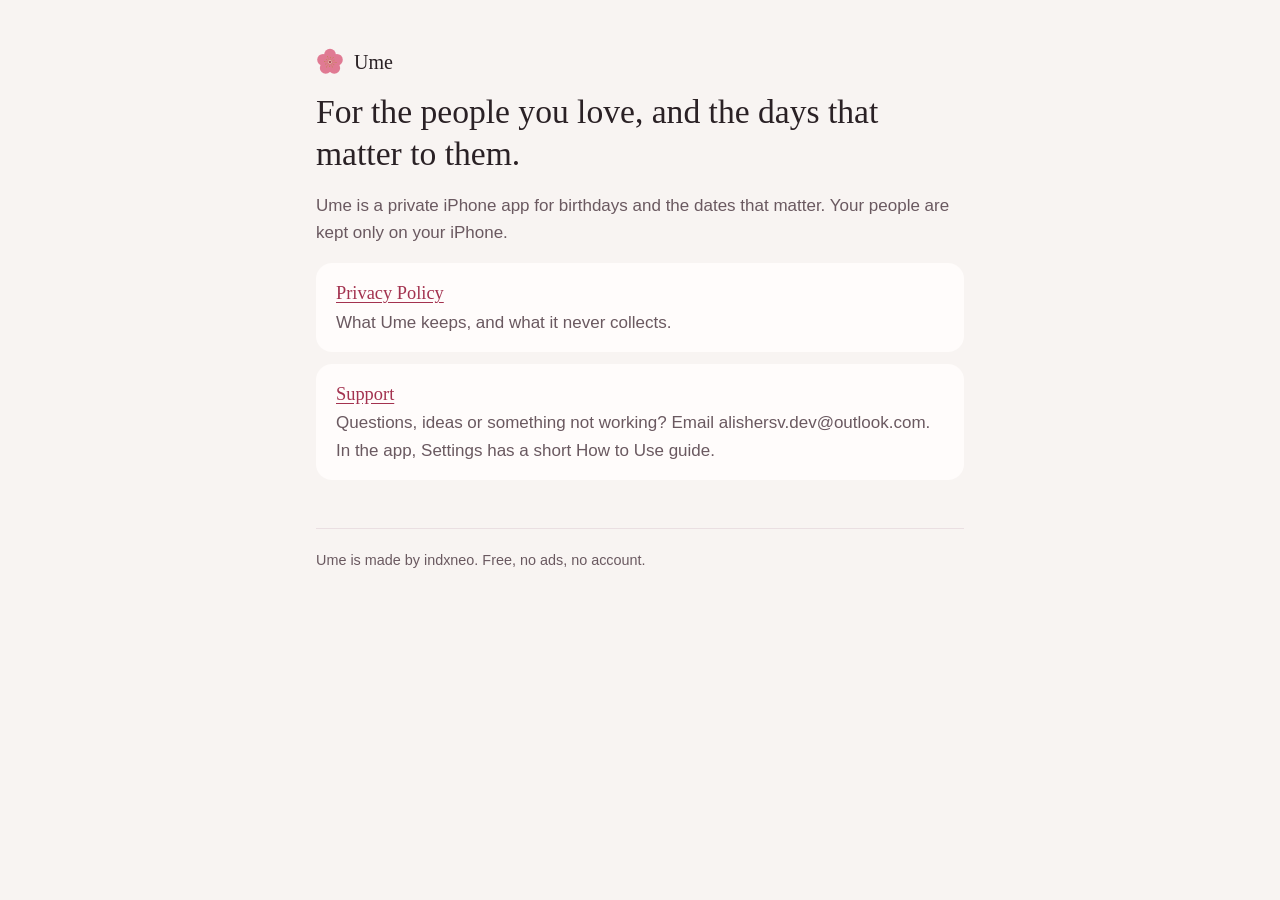
<file: index.html>
<!doctype html>
<html lang="en">
<head>
<meta charset="utf-8">
<meta name="viewport" content="width=device-width, initial-scale=1">
<meta name="color-scheme" content="light dark">
<title>Ume Legal</title>
<meta name="description" content="Legal pages for Ume, an iPhone app for remembering the people you love.">
<link rel="stylesheet" href="style.css">
</head>
<body>
<main>
<header>
  <a class="brand" href="./"><svg class="blossom" width="28" height="28" viewBox="0 0 100 100" aria-hidden="true"><circle class="petal" cx="50.0" cy="24.0" r="21"/><circle class="petal" cx="74.7" cy="42.0" r="21"/><circle class="petal" cx="65.3" cy="71.0" r="21"/><circle class="petal" cx="34.7" cy="71.0" r="21"/><circle class="petal" cx="25.3" cy="42.0" r="21"/><g stroke-width="0.9"><line class="stamen" x1="50" y1="50" x2="71.9" y2="51.9"/><circle class="pollen" cx="71.9" cy="51.9" r="1.6"/><line class="stamen" x1="50" y1="50" x2="63.9" y2="59.8"/><circle class="pollen" cx="63.9" cy="59.8" r="1.6"/><line class="stamen" x1="50" y1="50" x2="58.5" y2="68.1"/><circle class="pollen" cx="58.5" cy="68.1" r="1.6"/><line class="stamen" x1="50" y1="50" x2="48.6" y2="65.9"/><circle class="pollen" cx="48.6" cy="65.9" r="1.6"/><line class="stamen" x1="50" y1="50" x2="37.4" y2="68.0"/><circle class="pollen" cx="37.4" cy="68.0" r="1.6"/><line class="stamen" x1="50" y1="50" x2="34.6" y2="57.2"/><circle class="pollen" cx="34.6" cy="57.2" r="1.6"/><line class="stamen" x1="50" y1="50" x2="30.1" y2="48.3"/><circle class="pollen" cx="30.1" cy="48.3" r="1.6"/><line class="stamen" x1="50" y1="50" x2="36.9" y2="40.8"/><circle class="pollen" cx="36.9" cy="40.8" r="1.6"/><line class="stamen" x1="50" y1="50" x2="40.7" y2="30.1"/><circle class="pollen" cx="40.7" cy="30.1" r="1.6"/><line class="stamen" x1="50" y1="50" x2="51.5" y2="33.1"/><circle class="pollen" cx="51.5" cy="33.1" r="1.6"/><line class="stamen" x1="50" y1="50" x2="61.5" y2="33.6"/><circle class="pollen" cx="61.5" cy="33.6" r="1.6"/><line class="stamen" x1="50" y1="50" x2="64.5" y2="43.2"/><circle class="pollen" cx="64.5" cy="43.2" r="1.6"/></g><circle class="heart" cx="50" cy="50" r="4"/></svg> Ume</a>
</header>

<h1>For the people you love, and the days that matter to them.</h1>
<p class="muted">Ume is a private iPhone app for birthdays and the dates that matter. Your people are kept only on
your iPhone.</p>

<ul class="card-list">
  <li><a href="privacy.html">Privacy Policy</a><br><span class="muted">What Ume keeps, and what it never
  collects.</span></li>
  <li id="support"><a href="mailto:alishersv.dev@outlook.com?subject=Ume">Support</a><br><span class="muted">Questions,
  ideas or something not working? Email alishersv.dev@outlook.com. In the app, Settings has a short How to Use
  guide.</span></li>
</ul>

<footer>Ume is made by indxneo. Free, no ads, no account.</footer>
</main>
</body>
</html>
</file>
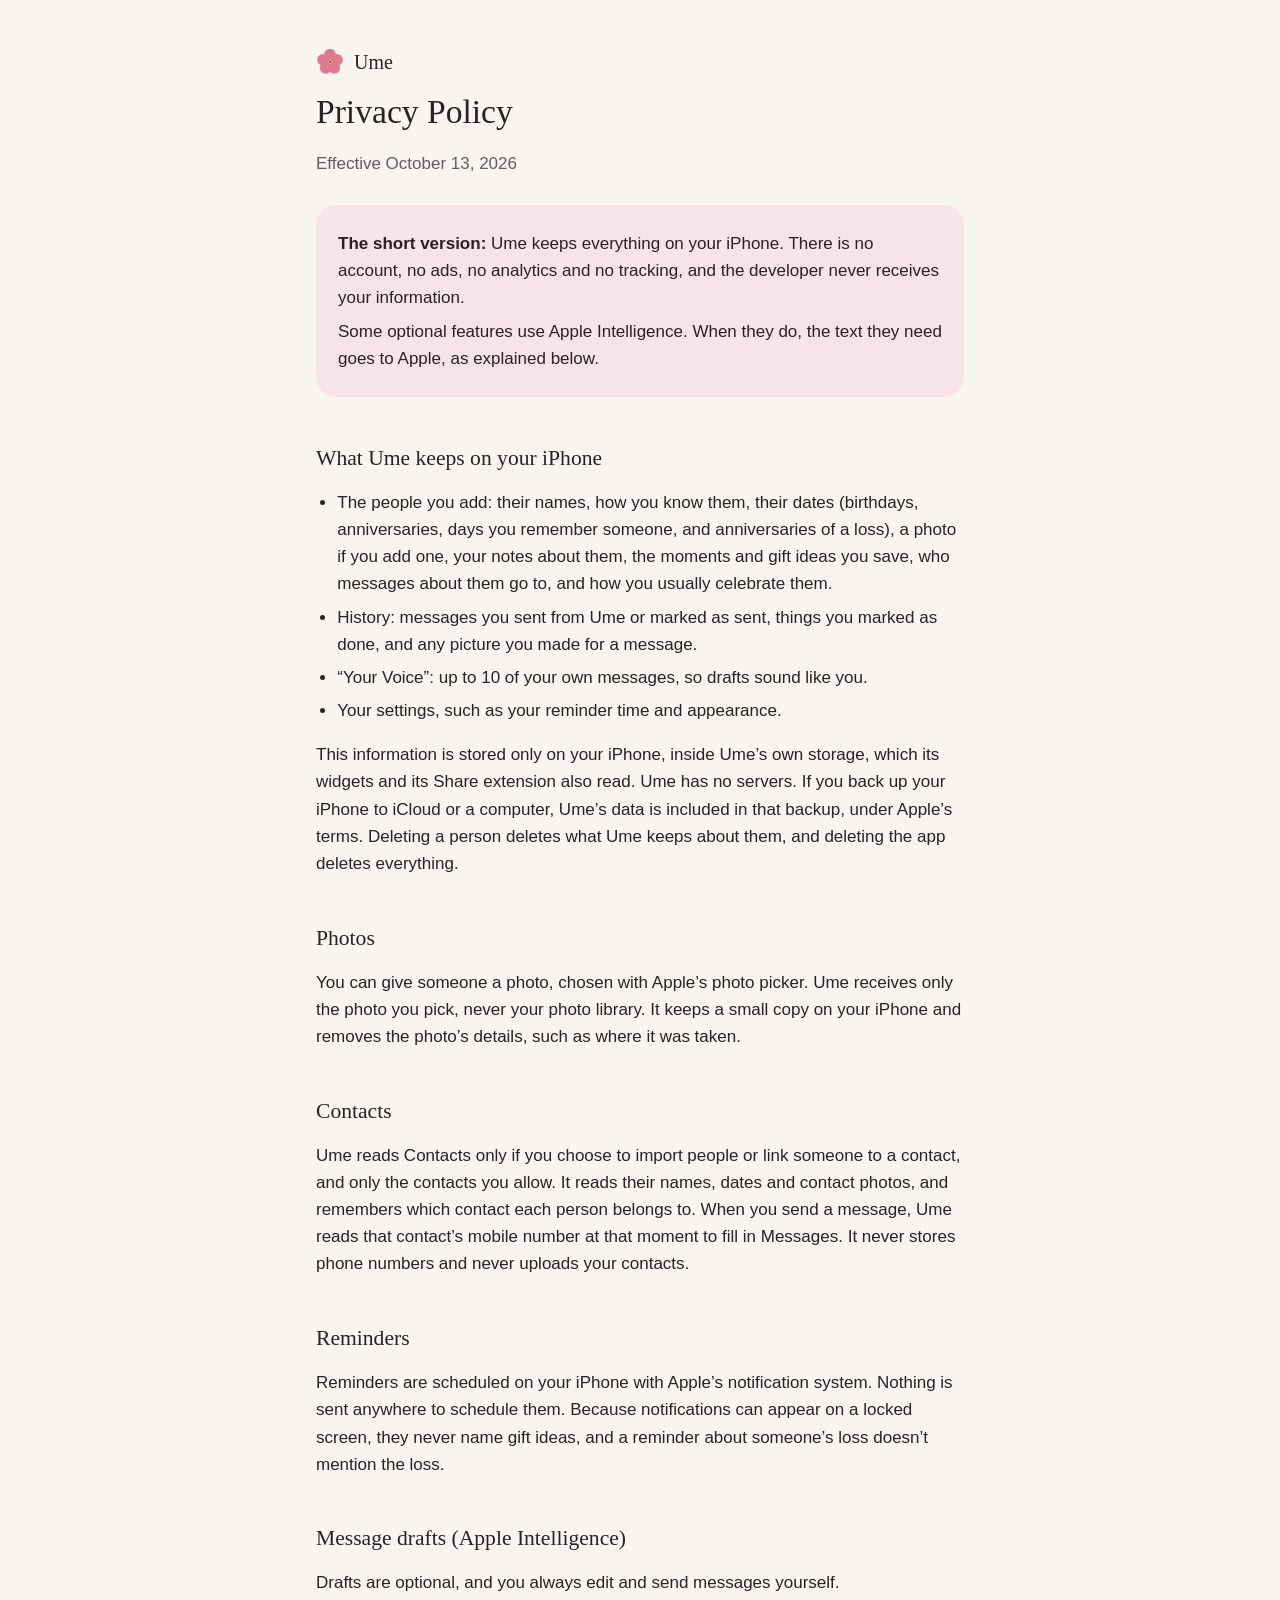
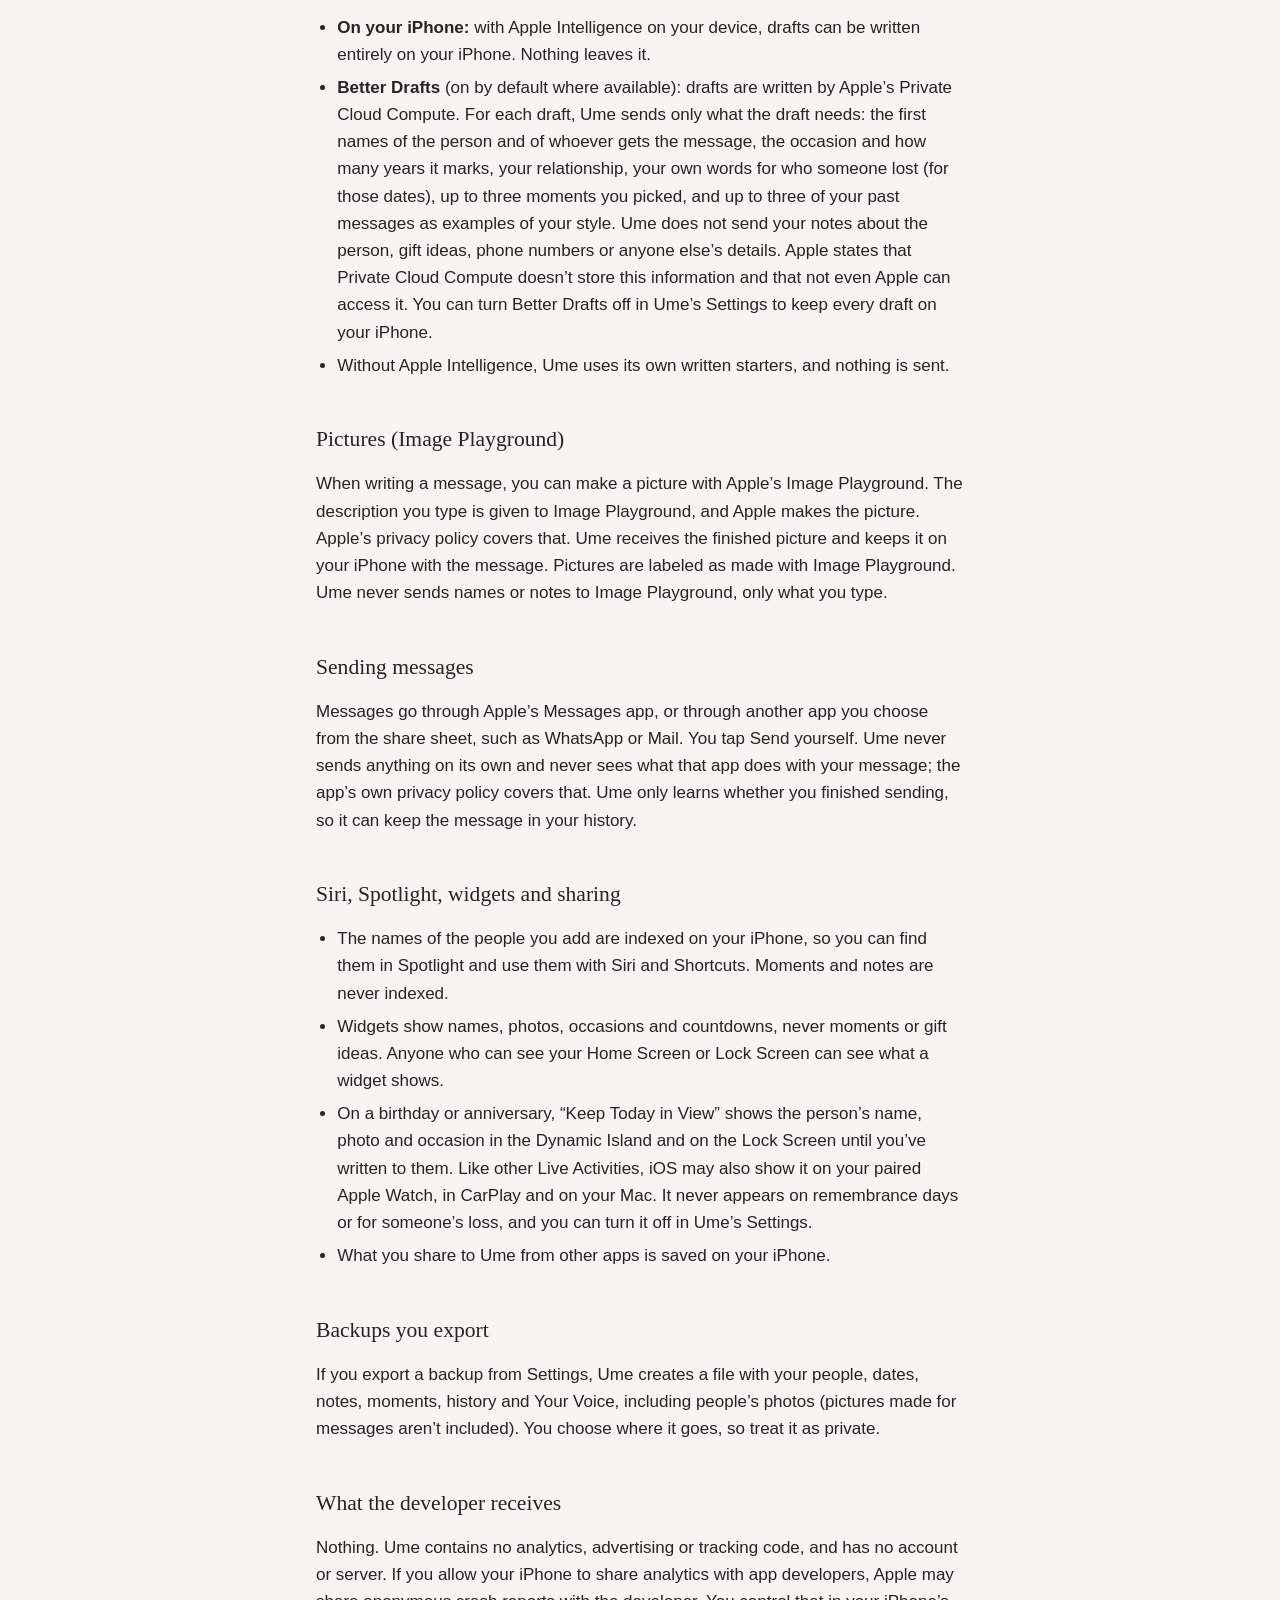
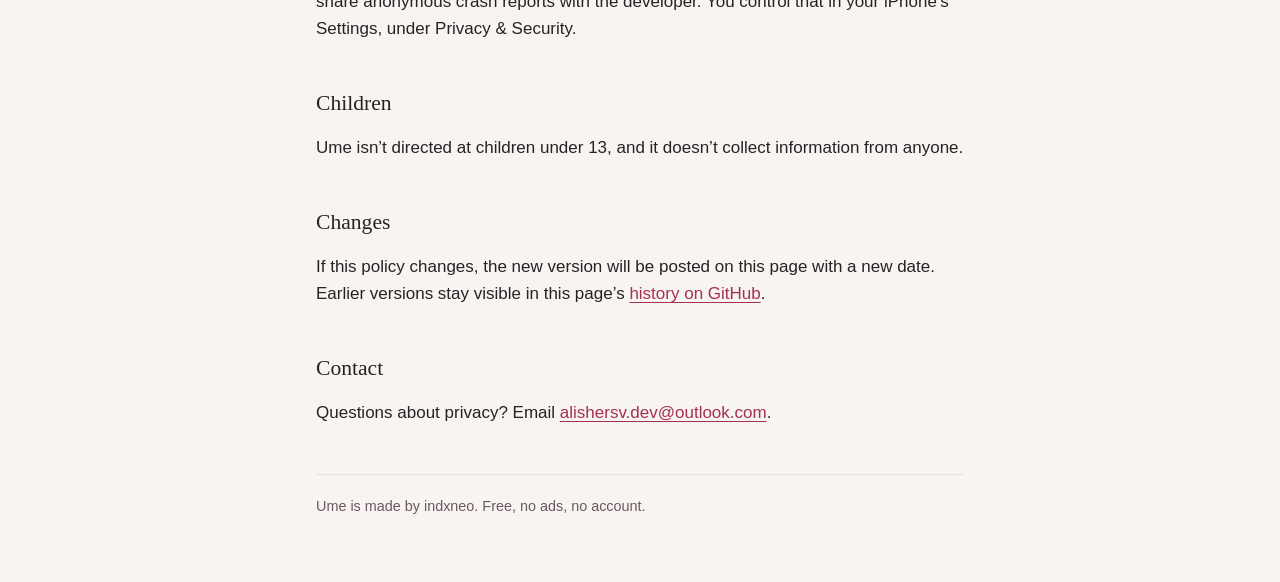
<file: privacy.html>
<!doctype html>
<html lang="en">
<head>
<meta charset="utf-8">
<meta name="viewport" content="width=device-width, initial-scale=1">
<meta name="color-scheme" content="light dark">
<title>Ume Privacy Policy</title>
<meta name="description" content="How Ume handles your information: everything stays on your iPhone.">
<link rel="stylesheet" href="style.css">
</head>
<body>
<main>
<header>
  <a class="brand" href="./"><svg class="blossom" width="28" height="28" viewBox="0 0 100 100" aria-hidden="true"><circle class="petal" cx="50.0" cy="24.0" r="21"/><circle class="petal" cx="74.7" cy="42.0" r="21"/><circle class="petal" cx="65.3" cy="71.0" r="21"/><circle class="petal" cx="34.7" cy="71.0" r="21"/><circle class="petal" cx="25.3" cy="42.0" r="21"/><g stroke-width="0.9"><line class="stamen" x1="50" y1="50" x2="71.9" y2="51.9"/><circle class="pollen" cx="71.9" cy="51.9" r="1.6"/><line class="stamen" x1="50" y1="50" x2="63.9" y2="59.8"/><circle class="pollen" cx="63.9" cy="59.8" r="1.6"/><line class="stamen" x1="50" y1="50" x2="58.5" y2="68.1"/><circle class="pollen" cx="58.5" cy="68.1" r="1.6"/><line class="stamen" x1="50" y1="50" x2="48.6" y2="65.9"/><circle class="pollen" cx="48.6" cy="65.9" r="1.6"/><line class="stamen" x1="50" y1="50" x2="37.4" y2="68.0"/><circle class="pollen" cx="37.4" cy="68.0" r="1.6"/><line class="stamen" x1="50" y1="50" x2="34.6" y2="57.2"/><circle class="pollen" cx="34.6" cy="57.2" r="1.6"/><line class="stamen" x1="50" y1="50" x2="30.1" y2="48.3"/><circle class="pollen" cx="30.1" cy="48.3" r="1.6"/><line class="stamen" x1="50" y1="50" x2="36.9" y2="40.8"/><circle class="pollen" cx="36.9" cy="40.8" r="1.6"/><line class="stamen" x1="50" y1="50" x2="40.7" y2="30.1"/><circle class="pollen" cx="40.7" cy="30.1" r="1.6"/><line class="stamen" x1="50" y1="50" x2="51.5" y2="33.1"/><circle class="pollen" cx="51.5" cy="33.1" r="1.6"/><line class="stamen" x1="50" y1="50" x2="61.5" y2="33.6"/><circle class="pollen" cx="61.5" cy="33.6" r="1.6"/><line class="stamen" x1="50" y1="50" x2="64.5" y2="43.2"/><circle class="pollen" cx="64.5" cy="43.2" r="1.6"/></g><circle class="heart" cx="50" cy="50" r="4"/></svg> Ume</a>
</header>

<h1>Privacy Policy</h1>
<p class="muted">Effective October 13, 2026</p>

<div class="summary">
  <p><strong>The short version:</strong> Ume keeps everything on your iPhone. There is no account, no ads, no
  analytics and no tracking, and the developer never receives your information.</p>
  <p>Some optional features use Apple Intelligence. When they do, the text they need goes to Apple, as explained
  below.</p>
</div>

<h2>What Ume keeps on your iPhone</h2>
<ul>
  <li>The people you add: their names, how you know them, their dates (birthdays, anniversaries, days you remember
  someone, and anniversaries of a loss), a photo if you add one, your notes about them, the moments and gift ideas you save, who messages
  about them go to, and how you usually celebrate them.</li>
  <li>History: messages you sent from Ume or marked as sent, things you marked as done, and any picture you made
  for a message.</li>
  <li>“Your Voice”: up to 10 of your own messages, so drafts sound like you.</li>
  <li>Your settings, such as your reminder time and appearance.</li>
</ul>
<p>This information is stored only on your iPhone, inside Ume’s own storage, which its widgets and its Share
extension also read. Ume has no servers. If you back up your iPhone to iCloud or a computer, Ume’s data is
included in that backup, under Apple’s terms. Deleting a person deletes what Ume keeps about them, and deleting the
app deletes everything.</p>

<h2>Photos</h2>
<p>You can give someone a photo, chosen with Apple’s photo picker. Ume receives only the photo you pick, never your
photo library. It keeps a small copy on your iPhone and removes the photo’s details, such as where it was taken.</p>

<h2>Contacts</h2>
<p>Ume reads Contacts only if you choose to import people or link someone to a contact, and only the contacts you
allow. It reads their names, dates and contact photos, and remembers which contact each person belongs to. When you send a message, Ume reads that contact’s
mobile number at that moment to fill in Messages. It never stores phone numbers and never uploads your
contacts.</p>

<h2>Reminders</h2>
<p>Reminders are scheduled on your iPhone with Apple’s notification system. Nothing is sent anywhere to schedule
them. Because notifications can appear on a locked screen, they never name gift ideas, and a reminder about
someone’s loss doesn’t mention the loss.</p>

<h2>Message drafts (Apple Intelligence)</h2>
<p>Drafts are optional, and you always edit and send messages yourself.</p>
<ul>
  <li><strong>On your iPhone:</strong> with Apple Intelligence on your device, drafts can be written entirely on your
  iPhone. Nothing leaves it.</li>
  <li><strong>Better Drafts</strong> (on by default where available): drafts are written by Apple’s Private Cloud
  Compute. For each draft, Ume sends only what the draft needs: the first names of the person and of whoever gets the
  message, the occasion and how many years it marks, your relationship, your own words for who someone lost (for
  those dates), up to three moments you picked, and up to three of your past messages as examples of your style.
  Ume does not send your notes about the person, gift ideas, phone numbers or anyone else’s details. Apple states that
  Private Cloud Compute doesn’t store this information and that not even Apple can access it. You can turn Better
  Drafts off in Ume’s Settings to keep every draft on your iPhone.</li>
  <li>Without Apple Intelligence, Ume uses its own written starters, and nothing is sent.</li>
</ul>

<h2>Pictures (Image Playground)</h2>
<p>When writing a message, you can make a picture with Apple’s Image Playground. The description you type is given
to Image Playground, and Apple makes the picture. Apple’s privacy policy covers that. Ume receives the finished
picture and keeps it on your iPhone with the message. Pictures are labeled as made with Image Playground. Ume never
sends names or notes to Image Playground, only what you type.</p>

<h2>Sending messages</h2>
<p>Messages go through Apple’s Messages app, or through another app you choose from the share sheet, such as
WhatsApp or Mail. You tap Send yourself. Ume never sends anything on its own and never sees what that app does with
your message; the app’s own privacy policy covers that. Ume only learns whether you finished sending, so it can keep
the message in your history.</p>

<h2>Siri, Spotlight, widgets and sharing</h2>
<ul>
  <li>The names of the people you add are indexed on your iPhone, so you can find them in Spotlight and use them with
  Siri and Shortcuts. Moments and notes are never indexed.</li>
  <li>Widgets show names, photos, occasions and countdowns, never moments or gift ideas. Anyone who can see your Home Screen
  or Lock Screen can see what a widget shows.</li>
  <li>On a birthday or anniversary, “Keep Today in View” shows the person’s name, photo and occasion in the Dynamic Island
  and on the Lock Screen until you’ve written to them. Like other Live Activities, iOS may also show it on your paired
  Apple Watch, in CarPlay and on your Mac. It never appears on remembrance days or for someone’s loss, and you can turn
  it off in Ume’s Settings.</li>
  <li>What you share to Ume from other apps is saved on your iPhone.</li>
</ul>

<h2>Backups you export</h2>
<p>If you export a backup from Settings, Ume creates a file with your people, dates, notes, moments, history and
Your Voice, including people’s photos (pictures made for messages aren’t included). You choose where it goes, so treat it as private.</p>

<h2>What the developer receives</h2>
<p>Nothing. Ume contains no analytics, advertising or tracking code, and has no account or server. If you allow
your iPhone to share analytics with app developers, Apple may share anonymous crash reports with the developer.
You control that in your iPhone’s Settings, under Privacy &amp; Security.</p>

<h2>Children</h2>
<p>Ume isn’t directed at children under 13, and it doesn’t collect information from anyone.</p>

<h2>Changes</h2>
<p>If this policy changes, the new version will be posted on this page with a new date. Earlier versions stay
visible in this page’s <a href="https://github.com/indxneo/ume-legal/commits/main/privacy.html">history on
GitHub</a>.</p>

<h2>Contact</h2>
<p>Questions about privacy? Email <a href="mailto:alishersv.dev@outlook.com">alishersv.dev@outlook.com</a>.</p>

<footer>Ume is made by indxneo. Free, no ads, no account.</footer>
</main>
</body>
</html>
</file>
<file: style.css>
:root {
  --paper: #f8f4f2;
  --card: #fffcfb;
  --blush: #f7e4e8;
  --ink: #2a2125;
  --ink-soft: #6a5960;
  --accent: #a3324f;
  --petal: #e07a93;
  --stamen: #b88a3e;
  --rule: #eadfe2;
}

@media (prefers-color-scheme: dark) {
  :root {
    --paper: #161114;
    --card: #221a1e;
    --blush: #36202a;
    --ink: #f4ecef;
    --ink-soft: #bfb0b6;
    --accent: #e69cae;
    --petal: #e78aa0;
    --stamen: #d9b36a;
    --rule: #3a2b31;
  }
}

* { box-sizing: border-box; }

html { -webkit-text-size-adjust: 100%; }

body {
  margin: 0;
  background: var(--paper);
  color: var(--ink);
  font: 17px/1.6 -apple-system, BlinkMacSystemFont, "SF Pro Text", "Helvetica Neue", Arial, sans-serif;
}

main {
  max-width: 680px;
  margin: 0 auto;
  padding: 48px 16px 64px;
}

h1, h2, .brand {
  font-family: ui-serif, "New York", "Iowan Old Style", Georgia, serif;
  font-weight: 500;
  line-height: 1.25;
}

h1 { font-size: 2.1rem; margin: 0.2em 0 0.1em; }
h2 { font-size: 1.35rem; margin: 2.2em 0 0.5em; }

p, li { color: var(--ink); }
.muted { color: var(--ink-soft); }

a { color: var(--accent); text-underline-offset: 3px; }

header .brand {
  display: inline-flex;
  align-items: center;
  gap: 10px;
  font-size: 1.25rem;
  color: var(--ink);
  text-decoration: none;
}

.summary {
  background: var(--blush);
  border-radius: 20px;
  padding: 18px 22px;
  margin: 28px 0 8px;
}
.summary p { margin: 0.4em 0; }

ul { padding-left: 1.25em; }
li { margin: 0.35em 0; }

.card-list { list-style: none; padding: 0; }
.card-list li {
  background: var(--card);
  border-radius: 16px;
  padding: 16px 20px;
  margin: 12px 0;
}
.card-list a { font-family: ui-serif, "New York", Georgia, serif; font-size: 1.15rem; }

footer {
  margin-top: 48px;
  padding-top: 20px;
  border-top: 1px solid var(--rule);
  font-size: 0.9rem;
  color: var(--ink-soft);
}

.blossom .petal { fill: var(--petal); }
.blossom .stamen { stroke: var(--stamen); }
.blossom .pollen { fill: var(--stamen); }
.blossom .heart { fill: var(--accent); }
</file>
